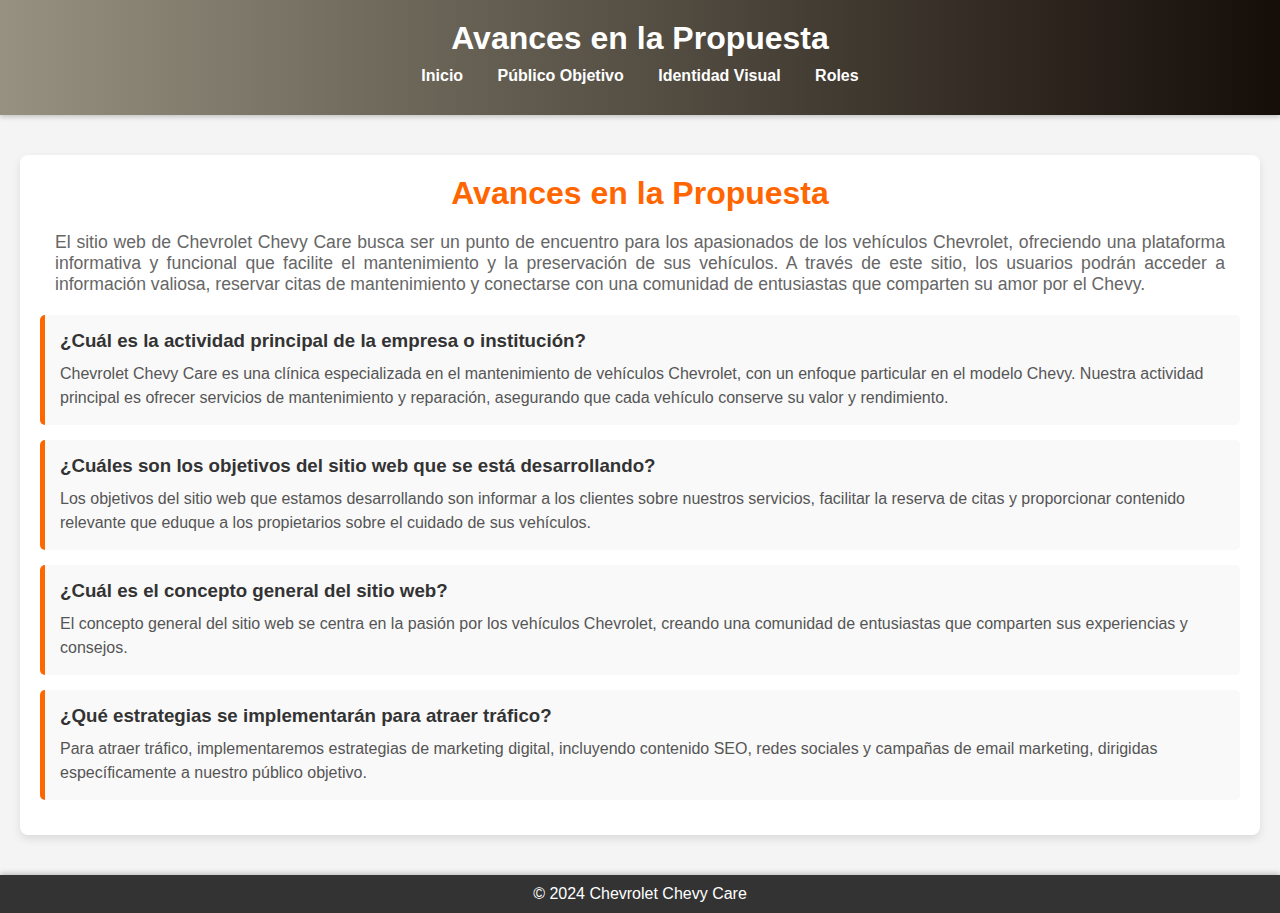
<file: index.html>
<!DOCTYPE html>
<html lang="es">
<head>
    <meta charset="UTF-8">
    <meta name="viewport" content="width=device-width, initial-scale=1.0">
    <title>Chevrolet Chevy Care</title>
    <link rel="stylesheet" href="style.css">
    <link rel="stylesheet" href="https://cdnjs.cloudflare.com/ajax/libs/font-awesome/6.0.0-beta3/css/all.min.css">

</head>
<body>
    <header>
        <h1>Avances en la Propuesta</h1>
        <nav>
            <ul>
                <li><a href="index.html">Inicio</a></li>
                <li><a href="publico_objetivo.html">Público Objetivo</a></li>
                <li><a href="identidad_visual.html">Identidad Visual</a></li>
                <li><a href="roles.html">Roles</a></li>
            </ul>
        </nav>
    </header>

    <main>
        <section class="card">
            <h2 class="section-title">Avances en la Propuesta</h2>
            
            <p class="intro-text">El sitio web de Chevrolet Chevy Care busca ser un punto de encuentro para los apasionados de los vehículos Chevrolet, ofreciendo una plataforma informativa y funcional que facilite el mantenimiento y la preservación de sus vehículos. A través de este sitio, los usuarios podrán acceder a información valiosa, reservar citas de mantenimiento y conectarse con una comunidad de entusiastas que comparten su amor por el Chevy.</p>
        
            <div class="faq">
                <h3 class="faq-question">¿Cuál es la actividad principal de la empresa o institución?</h3>
                <p class="faq-answer">Chevrolet Chevy Care es una clínica especializada en el mantenimiento de vehículos Chevrolet, con un enfoque particular en el modelo Chevy. Nuestra actividad principal es ofrecer servicios de mantenimiento y reparación, asegurando que cada vehículo conserve su valor y rendimiento.</p>
            </div>
            
            <div class="faq">
                <h3 class="faq-question">¿Cuáles son los objetivos del sitio web que se está desarrollando?</h3>
                <p class="faq-answer">Los objetivos del sitio web que estamos desarrollando son informar a los clientes sobre nuestros servicios, facilitar la reserva de citas y proporcionar contenido relevante que eduque a los propietarios sobre el cuidado de sus vehículos.</p>
            </div>
            
            <div class="faq">
                <h3 class="faq-question">¿Cuál es el concepto general del sitio web?</h3>
                <p class="faq-answer">El concepto general del sitio web se centra en la pasión por los vehículos Chevrolet, creando una comunidad de entusiastas que comparten sus experiencias y consejos.</p>
            </div>
            
            <div class="faq">
                <h3 class="faq-question">¿Qué estrategias se implementarán para atraer tráfico?</h3>
                <p class="faq-answer">Para atraer tráfico, implementaremos estrategias de marketing digital, incluyendo contenido SEO, redes sociales y campañas de email marketing, dirigidas específicamente a nuestro público objetivo.</p>
            </div>
        </section>
    </main>

    <footer>
        <p>&copy; 2024 Chevrolet Chevy Care</p>
    </footer>
</body>
</html>
</file>
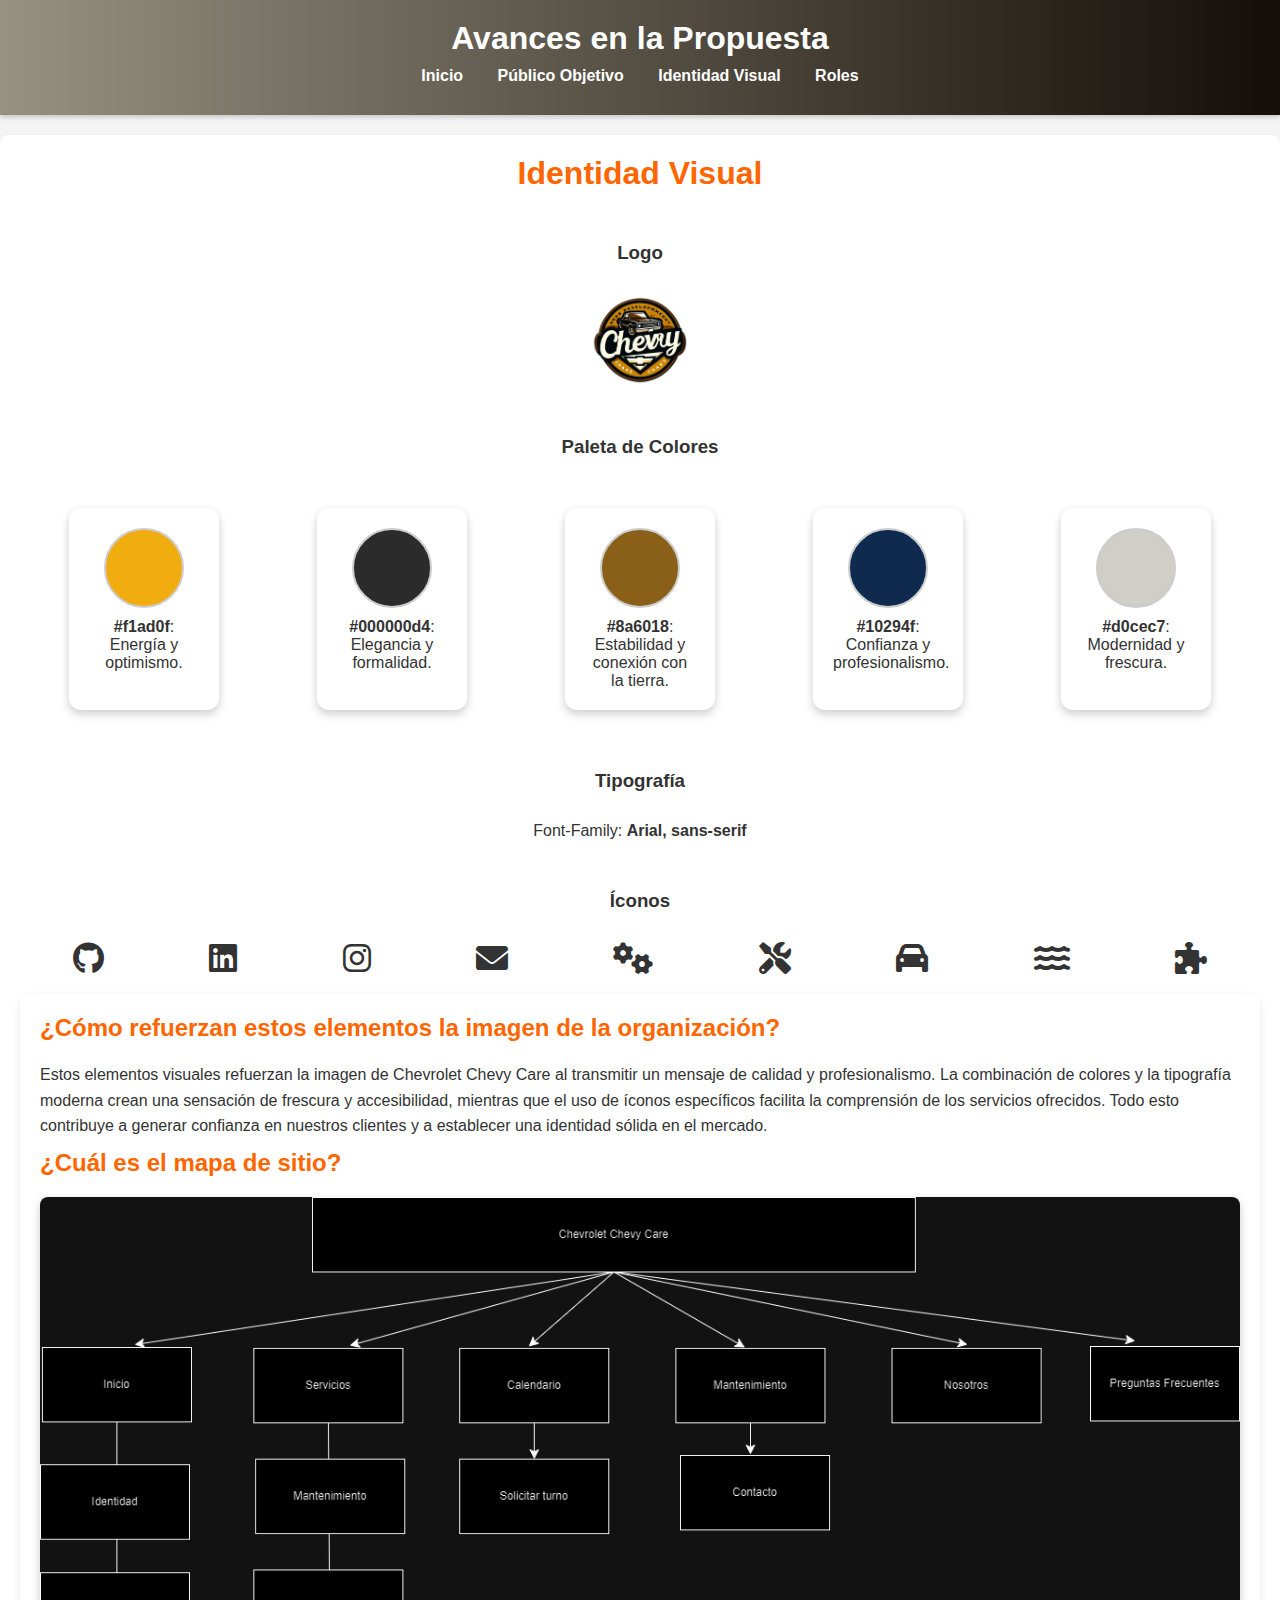
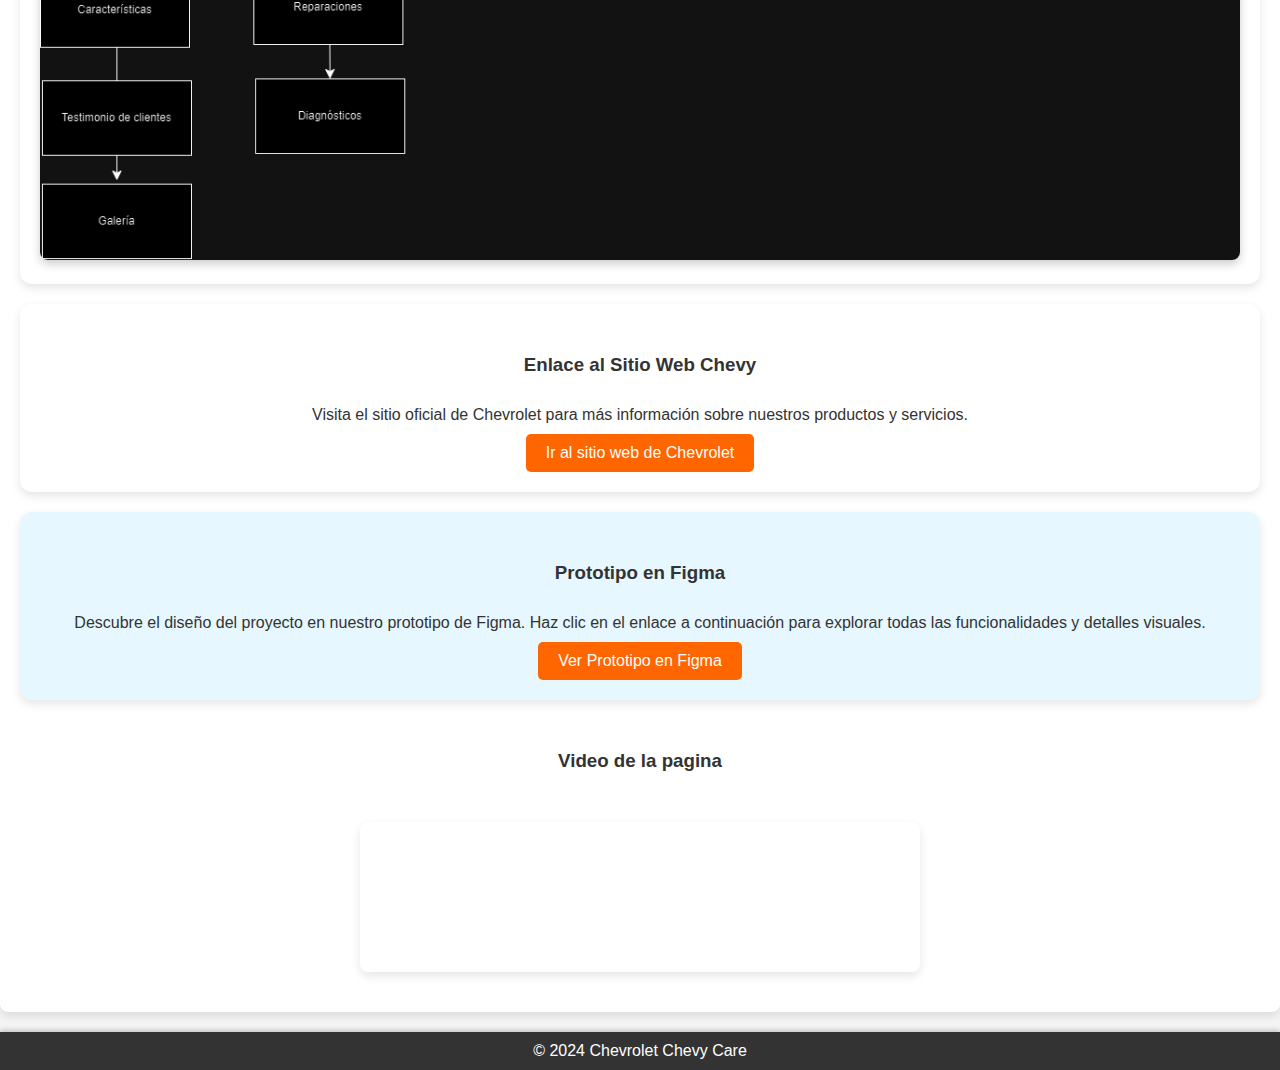
<file: identidad_visual.html>
<!DOCTYPE html>
<html lang="en">
<head>
    <meta charset="UTF-8">
    <meta name="viewport" content="width=device-width, initial-scale=1.0">
    <title>Chevrolet Chevy Care</title>
    <link rel="stylesheet" href="identidad_visual.css">
    <link rel="stylesheet" href="https://cdnjs.cloudflare.com/ajax/libs/font-awesome/6.0.0-beta3/css/all.min.css">
</head>
<body>
    <header>
        <h1>Avances en la Propuesta</h1>
        <nav>
            <ul>
                <li><a href="index.html">Inicio</a></li>
                <li><a href="publico_objetivo.html">Público Objetivo</a></li>
                <li><a href="identidad_visual.html">Identidad Visual</a></li>
                <li><a href="roles.html">Roles</a></li>
            </ul>
        </nav>
    </header>

    <section id="identidad" class="card">
        <h2 class="section-title">Identidad Visual</h2>

        <div class="visual-element">
            <h3 class="section-title-sub">Logo</h3>
            <div class="logo">
                <img src="image/logo.jpeg" alt="Logo Chevrolet Chevy Care" class="logo-img">
            </div>
        </div>

        <div class="visual-element">
            <h3 class="section-title-sub">Paleta de Colores</h3>
            <div class="color-palette">
                <div class="color-card">
                    <div class="color-circle" style="background-color: #f1ad0f;"></div>
                    <div class="color-description">
                        <strong>#f1ad0f</strong>: Energía y optimismo.
                    </div>
                </div>
                <div class="color-card">
                    <div class="color-circle" style="background-color: #000000d4;"></div>
                    <div class="color-description">
                        <strong>#000000d4</strong>: Elegancia y formalidad.
                    </div>
                </div>
                <div class="color-card">
                    <div class="color-circle" style="background-color: #8a6018;"></div>
                    <div class="color-description">
                        <strong>#8a6018</strong>: Estabilidad y conexión con la tierra.
                    </div>
                </div>
                <div class="color-card">
                    <div class="color-circle" style="background-color: #10294f;"></div>
                    <div class="color-description">
                        <strong>#10294f</strong>: Confianza y profesionalismo.
                    </div>
                </div>
                <div class="color-card">
                    <div class="color-circle" style="background-color: #d0cec7;"></div>
                    <div class="color-description">
                        <strong>#d0cec7</strong>: Modernidad y frescura.
                    </div>
                </div>
            </div>
        </div>

        <div class="visual-element">
            <h3 class="section-title-sub">Tipografía</h3>
            <p class="section-title-sub-p">Font-Family: <strong>Arial, sans-serif</strong></p>
        </div>

        <div class="visual-element">
            <h3 class="section-title-sub">Íconos</h3>
            <div class="icon-container">
                <i class="fab fa-github"></i>
                <i class="fab fa-linkedin"></i>
                <i class="fab fa-instagram"></i>
                <i class="fas fa-envelope"></i>
                <i class="fas fa-cogs icon"></i>
                <i class="fas fa-tools icon"></i>
                <i class="fas fa-car icon"></i>
                <i class="fas fa-water icon"></i>
                <i class="fas fa-puzzle-piece icon"></i>
            </div>
        </div>

        <section class="info-section">
            <h3 class="info-title">¿Cómo refuerzan estos elementos la imagen de la organización?</h3>
            <p class="info-text">Estos elementos visuales refuerzan la imagen de Chevrolet Chevy Care al transmitir un mensaje de calidad y profesionalismo. La combinación de colores y la tipografía moderna crean una sensación de frescura y accesibilidad, mientras que el uso de íconos específicos facilita la comprensión de los servicios ofrecidos. Todo esto contribuye a generar confianza en nuestros clientes y a establecer una identidad sólida en el mercado.</p>
            
            <h3 class="info-title">¿Cuál es el mapa de sitio?</h3>
            <div class="site-map">
                <img src="image/ChevyCa.png" alt="Mapa de Sitio" class="site-map-img">
            </div>
        </section>

        <section class="chevy-link-section">
            <h3 class="section-title-sub">Enlace al Sitio Web Chevy</h3>
            <p>Visita el sitio oficial de Chevrolet para más información sobre nuestros productos y servicios.</p>
            <a href="https://estebancorrea22.github.io/chevy/" target="_blank" class="chevy-link">Ir al sitio web de Chevrolet</a>
        </section>

        <section class="figma-section">
            <h3 class="section-title-sub">Prototipo en Figma</h3>
            <p>Descubre el diseño del proyecto en nuestro prototipo de Figma. Haz clic en el enlace a continuación para explorar todas las funcionalidades y detalles visuales.</p>
            <a href="https://www.figma.com/design/f6cM8zIg6TYd8xWDHS8b71/Untitled?node-id=0-1&t=UQj3ZCwjsbEbkw8S-1" target="_blank" class="figma-link">Ver Prototipo en Figma</a>
        </section>

        <div class="visual-element">
            <h3 class="section-title-sub">Video de la pagina</h3>
            <div class="youtube-video-container">
                <iframe width="560" height="315" src="https://www.youtube.com/embed/pNQp66QS_zk?si=9fLJrWhtGyATL3Ew&amp;controls=0" title="YouTube video player" frameborder="0" allow="accelerometer; autoplay; clipboard-write; encrypted-media; gyroscope; picture-in-picture; web-share" referrerpolicy="strict-origin-when-cross-origin" allowfullscreen></iframe>
            </div>
        </div>
        
    </section>

    <footer>
        <p>&copy; 2024 Chevrolet Chevy Care</p>
    </footer>
</body>
</html>
</file>
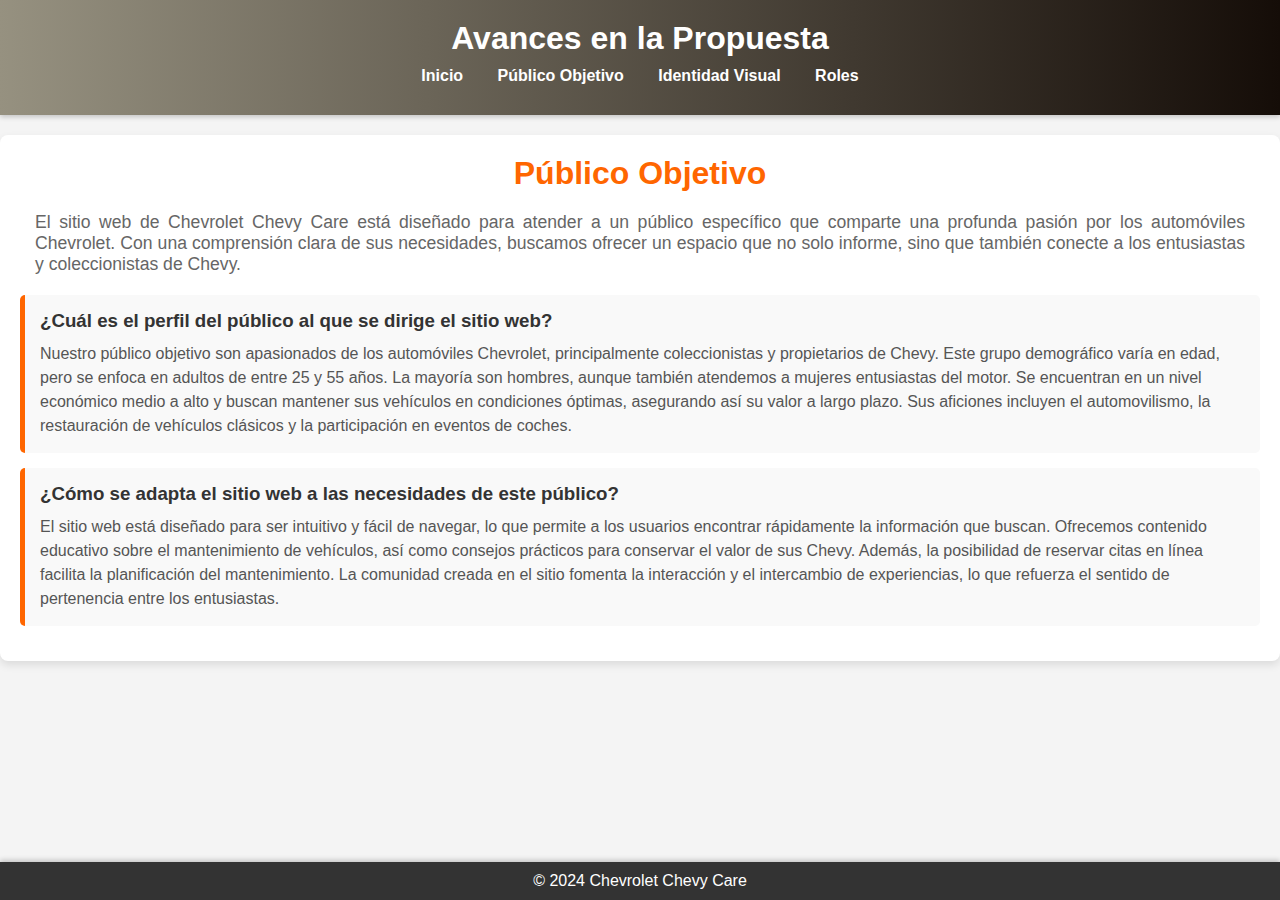
<file: publico_objetivo.html>
<!DOCTYPE html>
<html lang="en">
<head>
    <meta charset="UTF-8">
    <meta name="viewport" content="width=device-width, initial-scale=1.0">
    <title>Chevrolet Chevy Care</title>
    <link rel="stylesheet" href="publico_objetivo.css">
</head>
<body>
    <header>
        <h1>Avances en la Propuesta</h1>
        <nav>
            <ul>
                <li><a href="index.html">Inicio</a></li>
                <li><a href="publico_objetivo.html">Público Objetivo</a></li>
                <li><a href="identidad_visual.html">Identidad Visual</a></li>
                <li><a href="roles.html">Roles</a></li>
            </ul>
        </nav>
    </header>

    <section id="publico" class="card">
        <h2 class="section-title">Público Objetivo</h2>
    
        <p class="intro-text">El sitio web de Chevrolet Chevy Care está diseñado para atender a un público específico que comparte una profunda pasión por los automóviles Chevrolet. Con una comprensión clara de sus necesidades, buscamos ofrecer un espacio que no solo informe, sino que también conecte a los entusiastas y coleccionistas de Chevy.</p>
    
        <div class="faq">
            <h3 class="faq-question">¿Cuál es el perfil del público al que se dirige el sitio web?</h3>
            <p class="faq-answer">Nuestro público objetivo son apasionados de los automóviles Chevrolet, principalmente coleccionistas y propietarios de Chevy. Este grupo demográfico varía en edad, pero se enfoca en adultos de entre 25 y 55 años. La mayoría son hombres, aunque también atendemos a mujeres entusiastas del motor. Se encuentran en un nivel económico medio a alto y buscan mantener sus vehículos en condiciones óptimas, asegurando así su valor a largo plazo. Sus aficiones incluyen el automovilismo, la restauración de vehículos clásicos y la participación en eventos de coches.</p>
        </div>
        
        <div class="faq">
            <h3 class="faq-question">¿Cómo se adapta el sitio web a las necesidades de este público?</h3>
            <p class="faq-answer">El sitio web está diseñado para ser intuitivo y fácil de navegar, lo que permite a los usuarios encontrar rápidamente la información que buscan. Ofrecemos contenido educativo sobre el mantenimiento de vehículos, así como consejos prácticos para conservar el valor de sus Chevy. Además, la posibilidad de reservar citas en línea facilita la planificación del mantenimiento. La comunidad creada en el sitio fomenta la interacción y el intercambio de experiencias, lo que refuerza el sentido de pertenencia entre los entusiastas.</p>
        </div>
    </section>

    <footer>
        <p>&copy; 2024 Chevrolet Chevy Care</p>
    </footer>
</body>
</html>
</file>
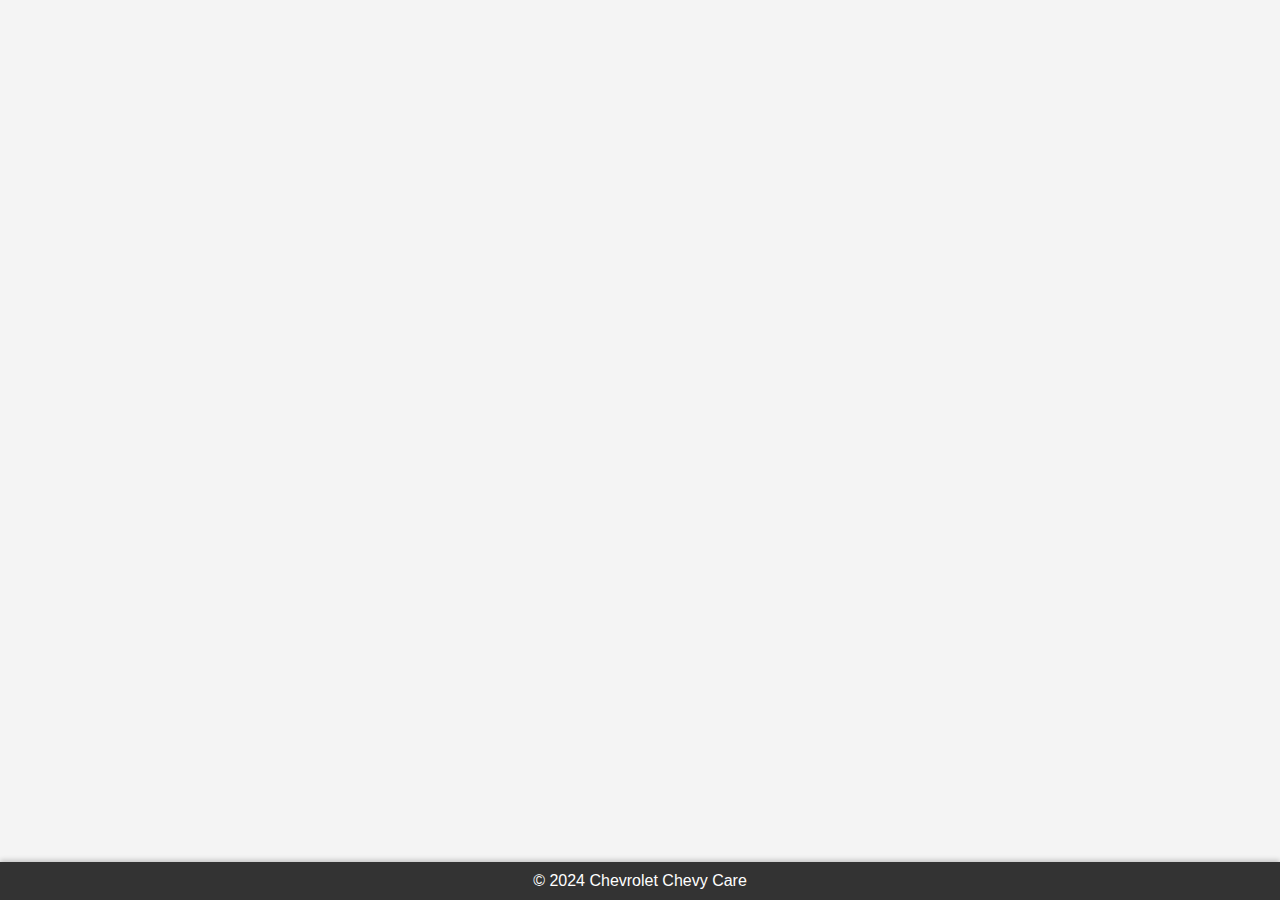
<file: roles.html>
<!DOCTYPE html>
<html lang="en">
<head>
    <meta charset="UTF-8">
    <meta name="viewport" content="width=device-width, initial-scale=1.0">
    <title>Chevrolet Chevy Care</title>
    <link rel="stylesheet" href="roles.css">
</head>
<body>
    <header>
        <h1>Avances en la Propuesta</h1>
        <nav>
            <ul>
                <li><a href="index.html">Inicio</a></li>
                <li><a href="publico_objetivo.html">Público Objetivo</a></li>
                <li><a href="identidad_visual.html">Identidad Visual</a></li>
                <li><a href="roles.html">Roles</a></li>
            </ul>
        </nav>
    </header>

    <section id="roles" class="card">
        <h2 class="section-title">Rol de cada integrante</h2>
        <div class="roles-container">
            <div class="role">
                <img src="image/paloma.jpeg" alt="Diseñador UX/UI" class="role-img">
                <h3>Diseñador UX/UI</h3>
                <p>Paloma Squeo</p>
                <p>Encargado de la experiencia de usuario y diseño visual.</p>
            </div>
            <div class="role">
                <img src="image/luzmar.jpeg" alt="Maquetador" class="role-img">
                <h3>Maquetador</h3>
                <p>Luzmar Montauti</p>
                <p>Responsable de la estructura y formato de la página web.</p>
            </div>
            <div class="role">
                <img src="image/daniel.jpeg" alt="Programador" class="role-img">
                <h3>Programador</h3>
                <p>Daniel Olivier</p>
                <p>Se encargará de la funcionalidad y programación del sitio.</p>
            </div>
            <div class="role">
                <img src="image/esteban.png" alt="Comunicador Web" class="role-img">
                <h3>Comunicador Web</h3>
                <p>Esteban Correa</p>
                <p>Encargado de la redacción y contenido del sitio.</p>
            </div>
        </div>
    </section>
    

    <footer>
        <p>&copy; 2024 Chevrolet Chevy Care</p>
    </footer>
</body>
</html>
</file>
<file: style.css>
* {
    box-sizing: border-box;
    margin: 0;
    padding: 0;
    font-family: 'Arial', sans-serif;
}

body {
    display: flex;
    flex-direction: column;
    min-height: 100vh;
    background-color: #f4f4f4;
    color: #333;
}

header {
    background: linear-gradient(90deg, #969180, #150d08);
    padding: 20px;
    text-align: center;
    box-shadow: 0 2px 5px rgba(0, 0, 0, 0.2);
}

h1 {
    color: #fff;
}

nav ul {
    list-style-type: none;
    padding: 10px 0;
}

nav ul li {
    display: inline;
    margin: 0 15px;
}

nav ul li a {
    color: #fff;
    text-decoration: none;
    font-weight: bold;
    transition: color 0.3s, transform 0.3s;
}

nav ul li a:hover {
    color: #ff6600;
    transform: scale(1.1);
}

main {
    padding: 20px;
}

.card {
    background: white;
    border-radius: 8px;
    padding: 20px;
    margin: 20px 0;
    box-shadow: 0 4px 8px rgba(0, 0, 0, 0.1);
    transition: transform 0.3s, box-shadow 0.3s;
    animation: slideUp 0.5s ease;
}

.card:hover {
    transform: translateY(-5px);
    box-shadow: 0 8px 16px rgba(0, 0, 0, 0.2);
}

.section-title {
    font-size: 2em;
    color: #ff6600;
    text-align: center;
    margin-bottom: 20px;
    position: relative;
}

.intro-text {
    font-size: 1.1em;
    color: #666;
    margin-bottom: 20px;
    text-align: justify;
    padding: 0 15px;
    transition: color 0.3s;
}

.intro-text:hover {
    color: #ff6600;
}

.faq {
    background: #f9f9f9;
    border-left: 5px solid #ff6600;
    border-radius: 5px;
    margin: 15px 0;
    padding: 15px;
    transition: background 0.3s ease, transform 0.3s;
}

.faq:hover {
    background: #ffefcc;
    transform: translateY(-2px);
}

.faq-question {
    font-weight: bold;
    color: #333;
    margin-bottom: 10px;
    transition: color 0.3s ease;
}

.faq-question:hover {
    color: #ff6600;
}

.faq-answer {
    color: #555;
    line-height: 1.5;
    transition: opacity 0.3s ease;
}

footer {
    margin-top: auto;
    text-align: center;
    padding: 10px;
    background-color: #333;
    color: white;
    width: 100%;
    box-shadow: 0 -2px 5px rgba(0, 0, 0, 0.2);
}

@keyframes slideUp {
    from {
        transform: translateY(20px);
        opacity: 0;
    }
    to {
        transform: translateY(0);
        opacity: 1;
    }
}

@media (max-width: 600px) {
    h1 {
        font-size: 1.2em;
    }

    nav ul {
        display: flex;
        flex-direction: column; 
        align-items: center; 
    }

    nav ul li {
        margin: 5px 0;
    }
}
</file>
<file: identidad_visual.css>
* {
    box-sizing: border-box;
    margin: 0;
    padding: 0;
    font-family: 'Arial', sans-serif;
}

body {
    display: flex;
    flex-direction: column;
    min-height: 100vh;
    background-color: #f4f4f4;
    color: #333;
}

header {
    background: linear-gradient(90deg, #969180, #150d08);
    padding: 20px;
    text-align: center;
    box-shadow: 0 2px 5px rgba(0, 0, 0, 0.2);
}

h1 {
    color: #fff;
    animation: slideDown 0.5s ease;
}

nav ul {
    list-style-type: none;
    padding: 10px 0;
}

nav ul li {
    display: inline;
    margin: 0 15px;
}

nav ul li a {
    color: #fff;
    text-decoration: none;
    font-weight: bold;
    transition: color 0.3s, transform 0.3s; 
}

nav ul li a:hover {
    color: #ff6600;
    transform: scale(1.1);
}

.card {
    background: white;
    border-radius: 8px;
    padding: 20px;
    margin: 20px 0;
    box-shadow: 0 4px 8px rgba(0, 0, 0, 0.1);
    transition: transform 0.3s, box-shadow 0.3s;
}

.card:hover {
    transform: translateY(-5px);
    box-shadow: 0 8px 16px rgba(0, 0, 0, 0.2);
}

.section-title {
    font-size: 2em;
    color: #ff6600;
    text-align: center;
    margin-bottom: 20px;
    position: relative;
    animation: fadeIn 0.5s;
}

.visual-element {
    margin: 20px 0;
    animation: fadeIn 0.5s;
}

.logo {
    display: flex;
    justify-content: center;
}

.logo-img {
    width: 100px;
    border-radius: 50%;
    transition: transform 0.3s;
}

.logo-img:hover {
    transform: rotate(360deg);
}

.color-palette {
    display: flex;
    justify-content: space-around;
    flex-wrap: wrap;
    margin-top: 10px;
}

.color-card {
    background: white;
    border-radius: 12px;
    box-shadow: 0 4px 10px rgba(0, 0, 0, 0.2);
    text-align: center;
    margin: 10px;
    padding: 20px;
    width: 150px;
    transition: transform 0.4s, box-shadow 0.4s;
}

.color-card:hover {
    transform: translateY(-10px) scale(1.05);
    box-shadow: 0 8px 20px rgba(0, 0, 0, 0.3);
}

.color-circle {
    width: 80px;
    height: 80px;
    border-radius: 50%;
    margin: 0 auto 10px;
    border: 2px solid #ccc; 
}

.icon-container {
    display: flex;
    justify-content: space-around;
    font-size: 2em;
}

.icon-container i {
    transition: transform 0.3s;
}

.icon-container i:hover {
    transform: scale(1.2);
}

.section-title-sub {
    text-align: center;
    padding: 30px 0;
}

.section-title-sub-p {
    text-align: center;
}

.info-section {
    background: white;
    border-radius: 12px;
    box-shadow: 0 4px 10px rgba(0, 0, 0, 0.1);
    padding: 20px;
    margin: 20px 0;
    transition: transform 0.4s, box-shadow 0.4s;
}

.info-section:hover {
    transform: translateY(-5px);
    box-shadow: 0 8px 20px rgba(0, 0, 0, 0.2);
}

.info-title {
    font-size: 1.5em;
    color: #ff6600;
    margin-bottom: 10px;
    position: relative;
    animation: fadeIn 0.5s;
}

.info-text {
    color: #333;
    line-height: 1.6;
    padding: 10px 0;
}

.figma-section {
    background: #e6f7ff;
    border-radius: 12px;
    box-shadow: 0 4px 10px rgba(0, 0, 0, 0.1);
    padding: 20px;
    margin: 20px 0;
    text-align: center;
    animation: fadeIn 0.5s;
}

.figma-link {
    display: inline-block;
    margin-top: 10px;
    padding: 10px 20px;
    background-color: #ff6600;
    color: white;
    text-decoration: none;
    border-radius: 5px;
    transition: background-color 0.3s, transform 0.3s;
}

.figma-link:hover {
    background-color: #e55b00;
    transform: scale(1.05);
}

footer {
    margin-top: auto;
    text-align: center;
    padding: 10px;
    background-color: #333;
    color: white;
    width: 100%;
    box-shadow: 0 -2px 5px rgba(0, 0, 0, 0.2); 
}

.site-map {
    text-align: center;
    margin-top: 20px;
}

.site-map-img {
    max-width: 100%;
    height: auto;
    border-radius: 8px;
    box-shadow: 0 4px 10px rgba(0, 0, 0, 0.2);
}

.youtube-video-container {
    display: flex;
    justify-content: center;
    margin: 20px 0;
}

.youtube-video-container iframe {
    border-radius: 8px;
    max-width: 100%;
    height: auto;
    box-shadow: 0 4px 10px rgba(0, 0, 0, 0.1);
    transition: transform 0.3s, box-shadow 0.3s;
}

.youtube-video-container iframe:hover {
    transform: scale(1.05);
    box-shadow: 0 8px 16px rgba(0, 0, 0, 0.2);
}

.chevy-link-section {
    background: #ffffff;
    border-radius: 12px;
    box-shadow: 0 4px 10px rgba(0, 0, 0, 0.1);
    padding: 20px;
    margin: 20px 0;
    text-align: center;
    transition: transform 0.4s, box-shadow 0.4s;
}

.chevy-link-section:hover {
    transform: translateY(-5px);
    box-shadow: 0 8px 20px rgba(0, 0, 0, 0.2);
}

.chevy-link {
    display: inline-block;
    margin-top: 10px;
    padding: 10px 20px;
    background-color: #ff6600;
    color: white;
    text-decoration: none;
    border-radius: 5px;
    transition: background-color 0.3s, transform 0.3s;
}

.chevy-link:hover {
    background-color: #e55b00;
    transform: scale(1.05);
}



@keyframes fadeIn {
    from {
        opacity: 0;
        transform: translateY(20px);
    }
    to {
        opacity: 1;
        transform: translateY(0);
    }
}

@keyframes slideDown {
    from {
        transform: translateY(-20px);
        opacity: 0;
    }
    to {
        transform: translateY(0);
        opacity: 1;
    }
}

@media (max-width: 600px) {
    h1 {
        font-size: 1.2em;
    }

    nav ul {
        display: flex;
        flex-direction: column;
        align-items: center;
    }

    nav ul li {
        margin: 5px 0; 
    }

    .color-circle {
        width: 60px;
        height: 60px;
    }
}
</file>
<file: publico_objetivo.css>
* {
    box-sizing: border-box;
    margin: 0;
    padding: 0;
    font-family: 'Arial', sans-serif;
}

body {
    display: flex;
    flex-direction: column;
    min-height: 100vh;
    background-color: #f4f4f4;
    color: #333;
}

header {
    background: linear-gradient(90deg, #969180, #150d08);
    padding: 20px;
    text-align: center;
    box-shadow: 0 2px 5px rgba(0, 0, 0, 0.2);
}

h1 {
    color: #fff;
}

nav ul {
    list-style-type: none;
    padding: 10px 0;
}

nav ul li {
    display: inline;
    margin: 0 15px;
}

nav ul li a {
    color: #fff;
    text-decoration: none;
    font-weight: bold;
    transition: color 0.3s, transform 0.3s;
}

nav ul li a:hover {
    color: #ff6600;
    transform: scale(1.1);
}

.card {
    background: white;
    border-radius: 8px;
    padding: 20px;
    margin: 20px 0;
    box-shadow: 0 4px 8px rgba(0, 0, 0, 0.1);
    transition: transform 0.3s, box-shadow 0.3s;
    animation: slideUp 0.5s ease;
}

.card:hover {
    transform: translateY(-5px);
    box-shadow: 0 8px 16px rgba(0, 0, 0, 0.2);
}

.section-title {
    font-size: 2em;
    color: #ff6600;
    text-align: center;
    margin-bottom: 20px;
    position: relative;
}

.intro-text {
    font-size: 1.1em;
    color: #666;
    margin-bottom: 20px;
    text-align: justify;
    padding: 0 15px;
    transition: color 0.3s;
}

.intro-text:hover {
    color: #ff6600;
}

.faq {
    background: #f9f9f9;
    border-left: 5px solid #ff6600;
    border-radius: 5px;
    margin: 15px 0;
    padding: 15px;
    transition: background 0.3s ease, transform 0.3s;
}

.faq:hover {
    background: #ffefcc;
    transform: translateY(-2px);
}

.faq-question {
    font-weight: bold;
    color: #333;
    margin-bottom: 10px;
    transition: color 0.3s ease;
}

.faq-question:hover {
    color: #ff6600;
}

.faq-answer {
    color: #555;
    line-height: 1.5;
    transition: opacity 0.3s ease;
}

footer {
    margin-top: auto;
    text-align: center;
    padding: 10px;
    background-color: #333;
    color: white;
    width: 100%;
    box-shadow: 0 -2px 5px rgba(0, 0, 0, 0.2); 
}

@keyframes slideUp {
    from {
        transform: translateY(20px);
        opacity: 0;
    }
    to {
        transform: translateY(0);
        opacity: 1;
    }
}

@media (max-width: 600px) {
    h1 {
        font-size: 1.2em;
    }

    nav ul {
        display: flex;
        flex-direction: column; 
        align-items: center;
    }

    nav ul li {
        margin: 5px 0;
    }
}
</file>
<file: roles.css>
* {
    box-sizing: border-box;
    margin: 0;
    padding: 0;
    font-family: 'Arial', sans-serif;
}

body {
    display: flex;
    flex-direction: column;
    min-height: 100vh;
    background-color: #f4f4f4;
    color: #333;
}

header {
    background: linear-gradient(90deg, #969180, #150d08);
    padding: 20px;
    text-align: center;
    box-shadow: 0 2px 5px rgba(0, 0, 0, 0.2);
    animation: fadeInUp 0.6s ease-in-out forwards;
    opacity: 0;
    animation-delay: 0.2s;
}

h1 {
    color: #fff;
}

nav ul {
    list-style-type: none;
    padding: 10px 0;
}

nav ul li {
    display: inline;
    margin: 0 15px;
}

nav ul li a {
    color: #fff;
    text-decoration: none;
    font-weight: bold;
    transition: color 0.3s;
}



nav ul li a:hover {
    color: #ff6600;
}

.card {
    background: white;
    border-radius: 8px;
    padding: 20px;
    margin: 20px 0;
    box-shadow: 0 4px 8px rgba(0, 0, 0, 0.1);
    transition: transform 0.3s, box-shadow 0.3s;
}

.card:hover {
    transform: translateY(-5px);
    box-shadow: 0 8px 16px rgba(0, 0, 0, 0.2);
} 
.section-title {
    font-size: 2em;
    color: #ff6600;
    text-align: center;
    margin-bottom: 20px;
    position: relative;
}


.roles-container {
    display: flex;
    flex-wrap: wrap;
    justify-content: center;
    margin: 20px;
}

.role {
    width: 240px;
    margin: 20px;
    text-align: center;
    border-radius: 12px;
    overflow: hidden; 
    background: #fff; 
    box-shadow: 0 4px 15px rgba(0, 0, 0, 0.1); 
    transition: transform 0.4s, box-shadow 0.4s; 
}

.role:hover {
    transform: translateY(-8px) scale(1.03); 
    box-shadow: 0 8px 25px rgba(0, 0, 0, 0.2);
}

.role-img {
    width: 100px;
    height: 100px;
    border-radius: 50%;
    border: 2px solid #ff6600;
    object-fit: cover; 
    margin-top: 15px; 
    transition: transform 0.3s, opacity 0.3s; 
}

.role-img:hover {
    transform: scale(1.1); 
    opacity: 0.9;
}

.role h3 {
    margin: 10px 0 5px; 
    font-size: 1.4em;
    color: #ff6600;
}

.role p {
    font-size: 0.9em;
    color: #555;
    margin-bottom: 15px;
    padding: 0 10px; 
}

h2 {
    color: #ff6600;
}

h3 {
    margin-top: 15px;
}

footer {
    margin-top: auto;
    text-align: center;
    padding: 10px;
    background-color: #333;
    color: white;
    width: 100%;
    box-shadow: 0 -2px 5px rgba(0, 0, 0, 0.2); 
}


@keyframes fadeInUp {
    from {
        opacity: 0;
        transform: translateY(20px);
    }
    to {
        opacity: 1;
        transform: translateY(0);
    }
}

.card {
    animation: fadeInUp 0.6s ease-in-out forwards;
    opacity: 0;
    animation-delay: 0.2s;
}

@media (max-width: 600px) {
    h1 {
        font-size: 1.2em; 
    }

    nav ul {
        display: flex;
        flex-direction: column;
        align-items: center; 
    }

    nav ul li {
        margin: 5px 0;
    }
}
</file>
